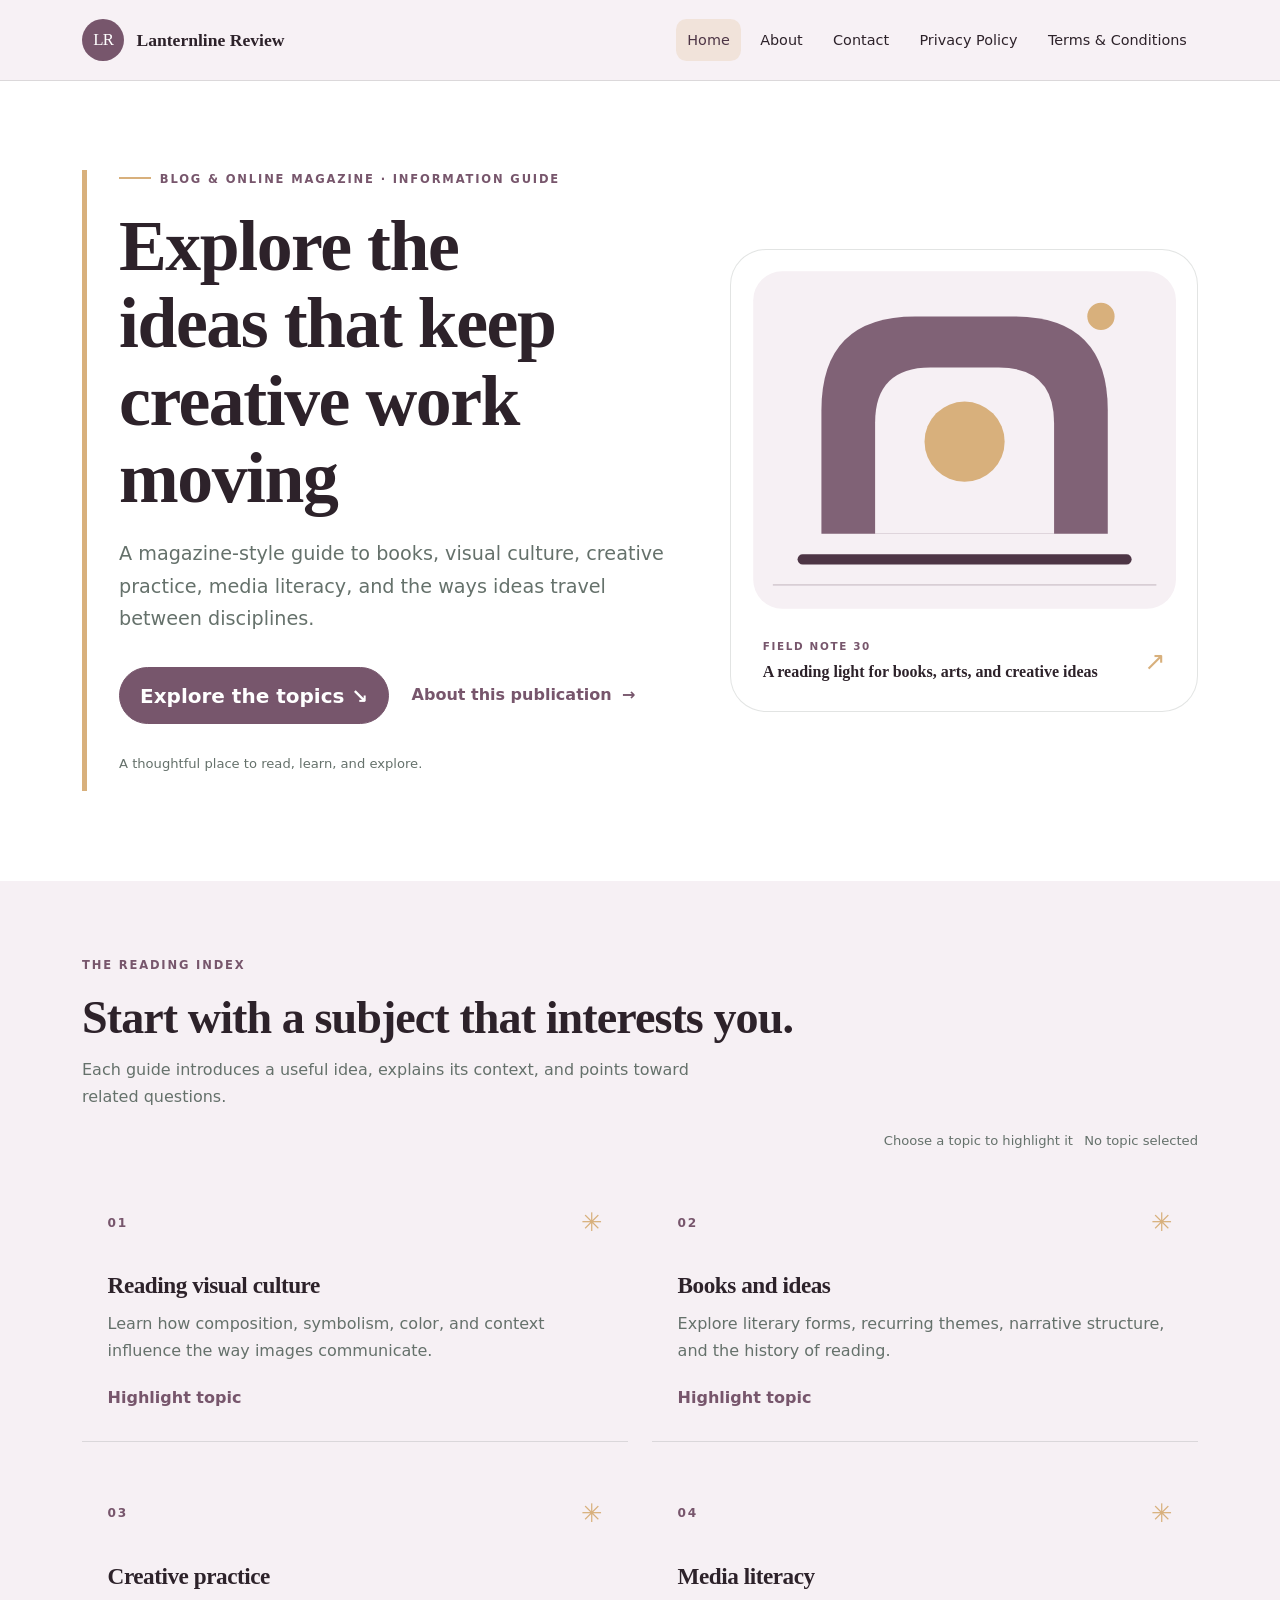
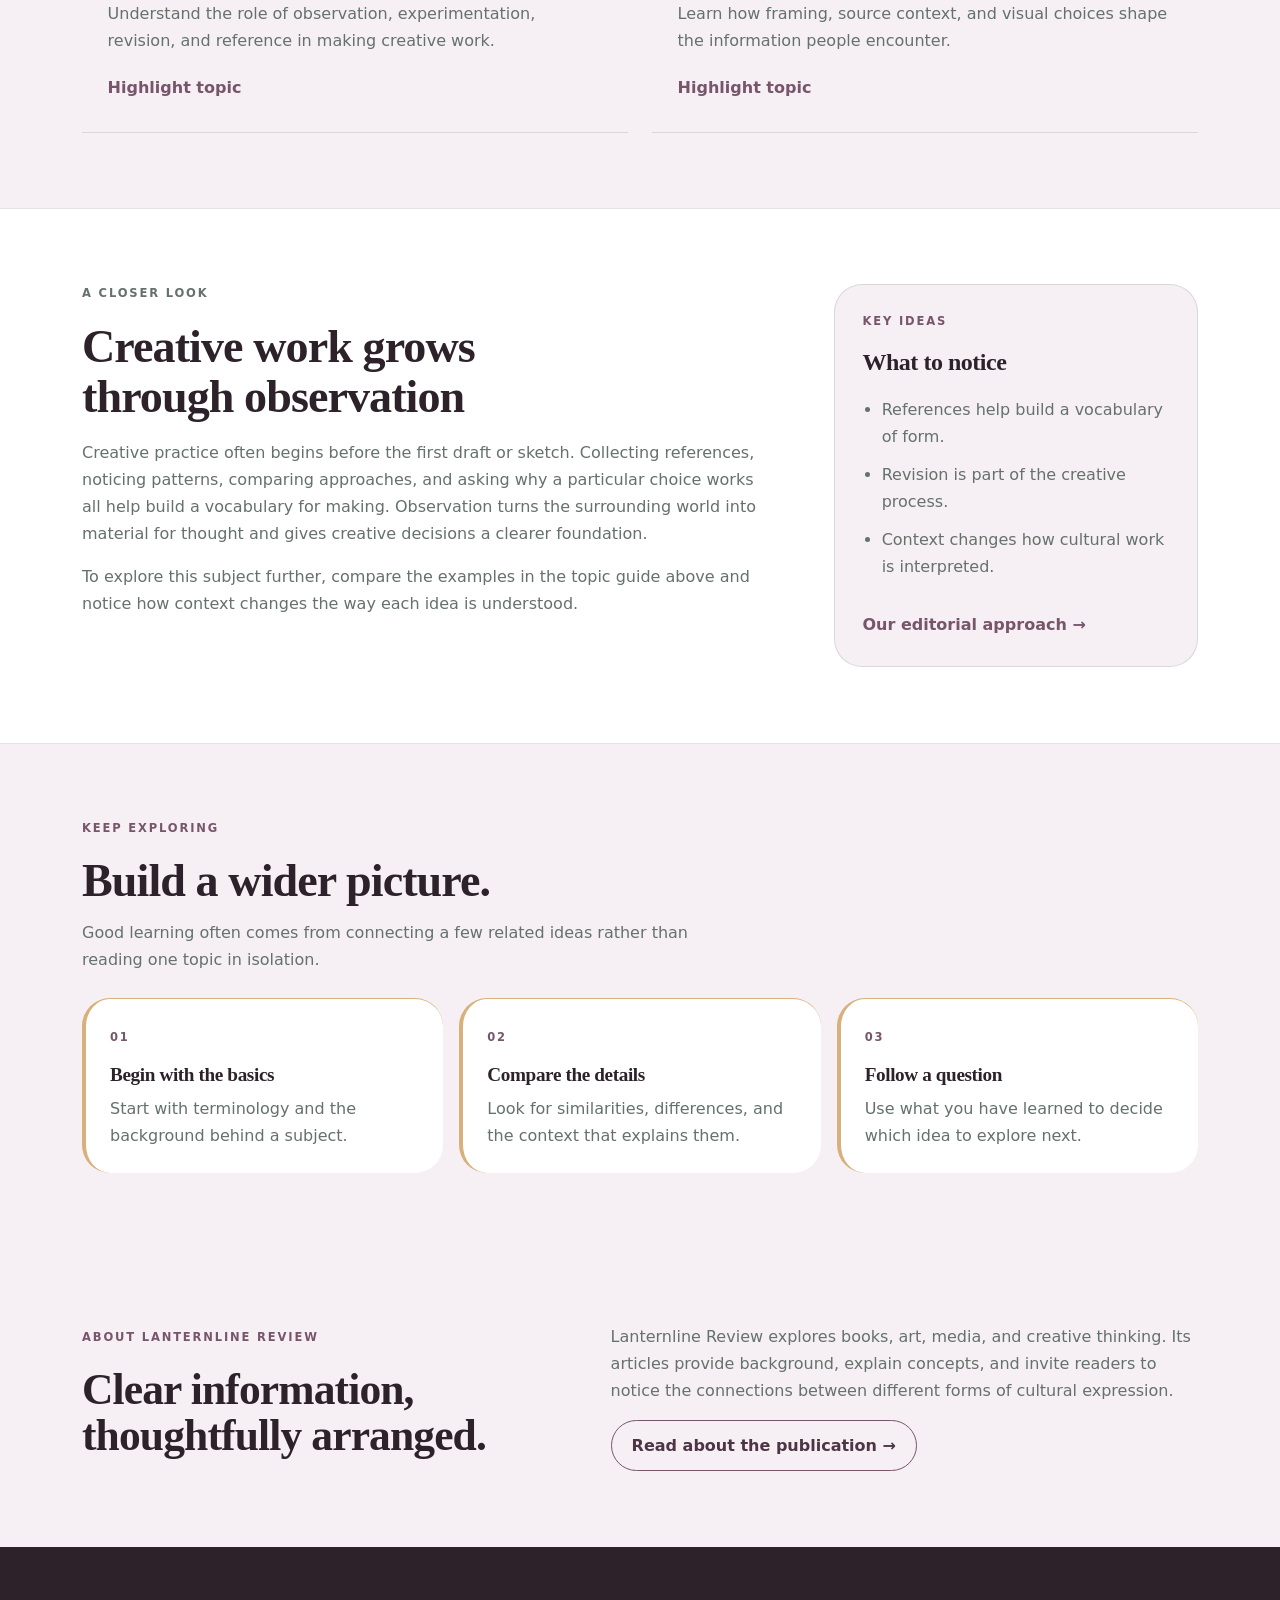
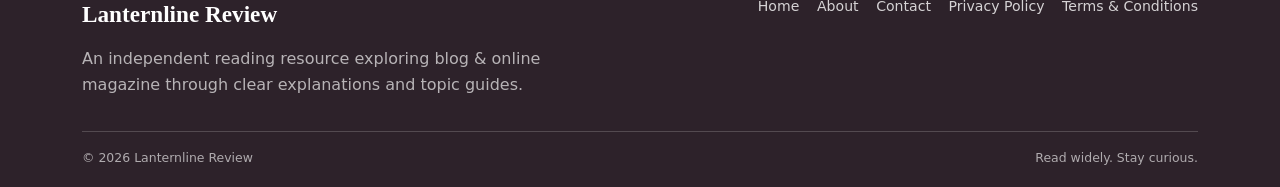
<file: index.html>
<!doctype html>
<html lang="en">
<head>
  <meta charset="utf-8">
  <meta name="viewport" content="width=device-width, initial-scale=1">
  <meta name="description" content="Lanternline Review is an informational publication about blog &amp; online magazine, with clear topic guides and educational articles.">
  <meta name="robots" content="index, follow">
  <meta name="theme-color" content="#77566C">
  <meta property="og:type" content="website">
  <meta property="og:title" content="Lanternline Review | A reading light for books, arts, and creative ideas">
  <meta property="og:description" content="Lanternline Review is an informational publication about blog &amp; online magazine, with clear topic guides and educational articles.">
  <meta property="og:site_name" content="Lanternline Review">
  <title>Lanternline Review | A reading light for books, arts, and creative ideas</title>
  <link href="https://cdn.jsdelivr.net/npm/bootstrap@5.3.3/dist/css/bootstrap.min.css" rel="stylesheet">
  <link href="css/style.css" rel="stylesheet">
  <script type="application/ld+json">{"@context":"https://schema.org","@type":"WebSite","name":"Lanternline Review","description":"Lanternline Review is an informational publication about blog & online magazine, with clear topic guides and educational articles.","inLanguage":"en","publisher":{"@type":"Organization","name":"Lanternline Review"}}</script>
</head>
<body class="layout-4 interaction-focus">
<a class="skip-link" href="#main-content">Skip to content</a>
<nav class="navbar navbar-expand-lg site-nav">
  <div class="container">
    <a class="navbar-brand brand-lockup" href="index.html">
      <span class="brand-symbol" aria-hidden="true">LR</span>
      <span class="brand-name">Lanternline Review</span>
    </a>
    <button class="navbar-toggler" type="button" data-bs-toggle="collapse" data-bs-target="#siteNav"
      aria-controls="siteNav" aria-expanded="false" aria-label="Toggle navigation">
      <span class="navbar-toggler-icon"></span>
    </button>
    <div class="collapse navbar-collapse" id="siteNav">
      <ul class="navbar-nav ms-auto align-items-lg-center gap-lg-2">
            <li class="nav-item"><a class="nav-link active" href="index.html" aria-current="page">Home</a></li>
            <li class="nav-item"><a class="nav-link" href="about.html">About</a></li>
            <li class="nav-item"><a class="nav-link" href="contact.html">Contact</a></li>
            <li class="nav-item"><a class="nav-link" href="privacy-policy.html">Privacy Policy</a></li>
            <li class="nav-item"><a class="nav-link" href="terms-and-conditions.html">Terms & Conditions</a></li>
      </ul>
    </div>
  </div>
</nav>
<main id="main-content">
<section class="hero hero-4">
  <div class="container hero-inner">
    <div class="hero-copy">
      <p class="eyebrow"><span class="eyebrow-rule"></span>Blog &amp; Online Magazine · INFORMATION GUIDE</p>
      <h1>Explore the ideas that keep creative work moving</h1>
      <p class="hero-lead">A magazine-style guide to books, visual culture, creative practice, media literacy, and the ways ideas travel between disciplines.</p>
      <div class="hero-actions">
        <a class="btn btn-primary btn-lg" href="#topics">Explore the topics <span aria-hidden="true">↘</span></a>
        <a class="text-link" href="about.html">About this publication <span aria-hidden="true">→</span></a>
      </div>
      <p class="hero-footnote">A thoughtful place to read, learn, and explore.</p>
    </div>
    <div class="hero-art-wrap">
      <div class="hero-art">
        <svg viewBox="0 0 520 420" role="img" aria-label="Blog &amp; Online Magazine abstract editorial illustration" xmlns="http://www.w3.org/2000/svg">
      <rect x="12" y="12" width="496" height="396" rx="34" fill="#F6F0F4"/>
      
          <path d="M92 320 V175 Q92 65 202 65 H318 Q428 65 428 175 V320Z" fill="#77566C" opacity=".92"/>
          <path d="M155 320 V190 Q155 125 220 125 H300 Q365 125 365 190 V320Z" fill="#F6F0F4"/>
          <circle cx="260" cy="212" r="47" fill="#D8B07C"/>
          <path d="M70 350 H450" stroke="#4D3545" stroke-width="12" stroke-linecap="round"/>
          <circle cx="420" cy="65" r="16" fill="#D8B07C"/>
        
      <path d="M35 380 H485" stroke="#4D3545" stroke-opacity=".18" stroke-width="2"/>
    </svg>
        <div class="art-caption">
          <span class="art-caption-kicker">FIELD NOTE 30</span>
          <strong>A reading light for books, arts, and creative ideas</strong>
          <span class="art-caption-arrow" aria-hidden="true">↗</span>
        </div>
      </div>
      <div class="art-orbit" aria-hidden="true"></div>
    </div>
  </div>
</section>
<section class="section-block topics-section" id="topics">
  <div class="container">
    <div class="section-heading">
      <p class="eyebrow">THE READING INDEX</p>
      <h2>Start with a subject that interests you.</h2>
      <p>Each guide introduces a useful idea, explains its context, and points toward related questions.</p>
    </div>
    <div class="reader-tools">
  <span class="tool-hint">Choose a topic to highlight it</span>
  <span class="tool-status" data-focus-status aria-live="polite">No topic selected</span>
</div>
    <div class="row g-4 topic-grid">
      <div class="col-md-6">
        <article class="topic-card h-100" id="topic-01" data-topic-card>
          <div class="topic-card-top"><span class="topic-number">01</span><span class="topic-mark" aria-hidden="true">✳</span></div>
          <h3>Reading visual culture</h3>
          <p>Learn how composition, symbolism, color, and context influence the way images communicate.</p>
          <button class="topic-focus" type="button" data-focus-topic aria-pressed="false">Highlight topic</button>
        </article>
      </div>
      <div class="col-md-6">
        <article class="topic-card h-100" id="topic-02" data-topic-card>
          <div class="topic-card-top"><span class="topic-number">02</span><span class="topic-mark" aria-hidden="true">✳</span></div>
          <h3>Books and ideas</h3>
          <p>Explore literary forms, recurring themes, narrative structure, and the history of reading.</p>
          <button class="topic-focus" type="button" data-focus-topic aria-pressed="false">Highlight topic</button>
        </article>
      </div>
      <div class="col-md-6">
        <article class="topic-card h-100" id="topic-03" data-topic-card>
          <div class="topic-card-top"><span class="topic-number">03</span><span class="topic-mark" aria-hidden="true">✳</span></div>
          <h3>Creative practice</h3>
          <p>Understand the role of observation, experimentation, revision, and reference in making creative work.</p>
          <button class="topic-focus" type="button" data-focus-topic aria-pressed="false">Highlight topic</button>
        </article>
      </div>
      <div class="col-md-6">
        <article class="topic-card h-100" id="topic-04" data-topic-card>
          <div class="topic-card-top"><span class="topic-number">04</span><span class="topic-mark" aria-hidden="true">✳</span></div>
          <h3>Media literacy</h3>
          <p>Learn how framing, source context, and visual choices shape the information people encounter.</p>
          <button class="topic-focus" type="button" data-focus-topic aria-pressed="false">Highlight topic</button>
        </article>
      </div>
    </div>
  </div>
</section>
<section class="feature-section">
  <div class="container">
    <div class="feature-layout">
      <article class="feature-article reading-copy">
        <p class="eyebrow">A CLOSER LOOK</p>
        <h2>Creative work grows through observation</h2>
        <p>Creative practice often begins before the first draft or sketch. Collecting references, noticing patterns, comparing approaches, and asking why a particular choice works all help build a vocabulary for making. Observation turns the surrounding world into material for thought and gives creative decisions a clearer foundation.</p>
<p>To explore this subject further, compare the examples in the topic guide above and notice how context changes the way each idea is understood.</p>
      </article>
      <aside class="takeaway-panel">
        <p class="eyebrow">KEY IDEAS</p>
        <h3>What to notice</h3>
        <ul>
<li>References help build a vocabulary of form.</li>
<li>Revision is part of the creative process.</li>
<li>Context changes how cultural work is interpreted.</li>
        </ul>
        <a href="about.html" class="panel-link">Our editorial approach <span aria-hidden="true">→</span></a>
      </aside>
    </div>
  </div>
</section>
<section class="section-block reading-path-section">
  <div class="container">
    <div class="section-heading compact-heading">
      <p class="eyebrow">KEEP EXPLORING</p>
      <h2>Build a wider picture.</h2>
      <p>Good learning often comes from connecting a few related ideas rather than reading one topic in isolation.</p>
    </div>
    <div class="row g-3">
      <div class="col-md-4"><div class="path-card"><span>01</span><h3>Begin with the basics</h3><p>Start with terminology and the background behind a subject.</p></div></div>
      <div class="col-md-4"><div class="path-card"><span>02</span><h3>Compare the details</h3><p>Look for similarities, differences, and the context that explains them.</p></div></div>
      <div class="col-md-4"><div class="path-card"><span>03</span><h3>Follow a question</h3><p>Use what you have learned to decide which idea to explore next.</p></div></div>
    </div>
  </div>
</section>
<section class="about-strip">
  <div class="container about-strip-inner">
    <div><p class="eyebrow">ABOUT LANTERNLINE REVIEW</p><h2>Clear information, thoughtfully arranged.</h2></div>
    <div><p>Lanternline Review explores books, art, media, and creative thinking. Its articles provide background, explain concepts, and invite readers to notice the connections between different forms of cultural expression.</p><a class="btn btn-outline-primary" href="about.html">Read about the publication <span aria-hidden="true">→</span></a></div>
  </div>
</section>
</main>
<footer class="site-footer">
  <div class="container">
    <div class="footer-main row g-4 align-items-start">
      <div class="col-lg-6">
        <a class="footer-brand" href="index.html">Lanternline Review</a>
        <p class="footer-copy">An independent reading resource exploring blog &amp; online magazine through clear explanations and topic guides.</p>
      </div>
      <div class="col-lg-6">
        <nav class="footer-nav" aria-label="Footer navigation">
          <a href="index.html">Home</a>
          <a href="about.html">About</a>
          <a href="contact.html">Contact</a>
          <a href="privacy-policy.html">Privacy Policy</a>
          <a href="terms-and-conditions.html">Terms &amp; Conditions</a>
        </nav>
      </div>
    </div>
    <div class="footer-bottom">
      <span>© <span data-current-year>2026</span> Lanternline Review</span>
      <span>Read widely. Stay curious.</span>
    </div>
  </div>
</footer>
<script src="https://cdn.jsdelivr.net/npm/bootstrap@5.3.3/dist/js/bootstrap.bundle.min.js"></script>
<script src="js/main.js"></script>
<!--Start of Tawk.to Script-->
<script type="text/javascript">
var Tawk_API=Tawk_API||{}, Tawk_LoadStart=new Date();
(function(){
var s1=document.createElement("script"),s0=document.getElementsByTagName("script")[0];
s1.async=true;
s1.src='https://embed.tawk.to/6ae2d5bf3446cf346fe17b5f/1k6315t57';
s1.charset='UTF-8';
s1.setAttribute('crossorigin','*');
s0.parentNode.insertBefore(s1,s0);
})();
</script>
<!--End of Tawk.to Script-->
  </body>
</html>
</file>
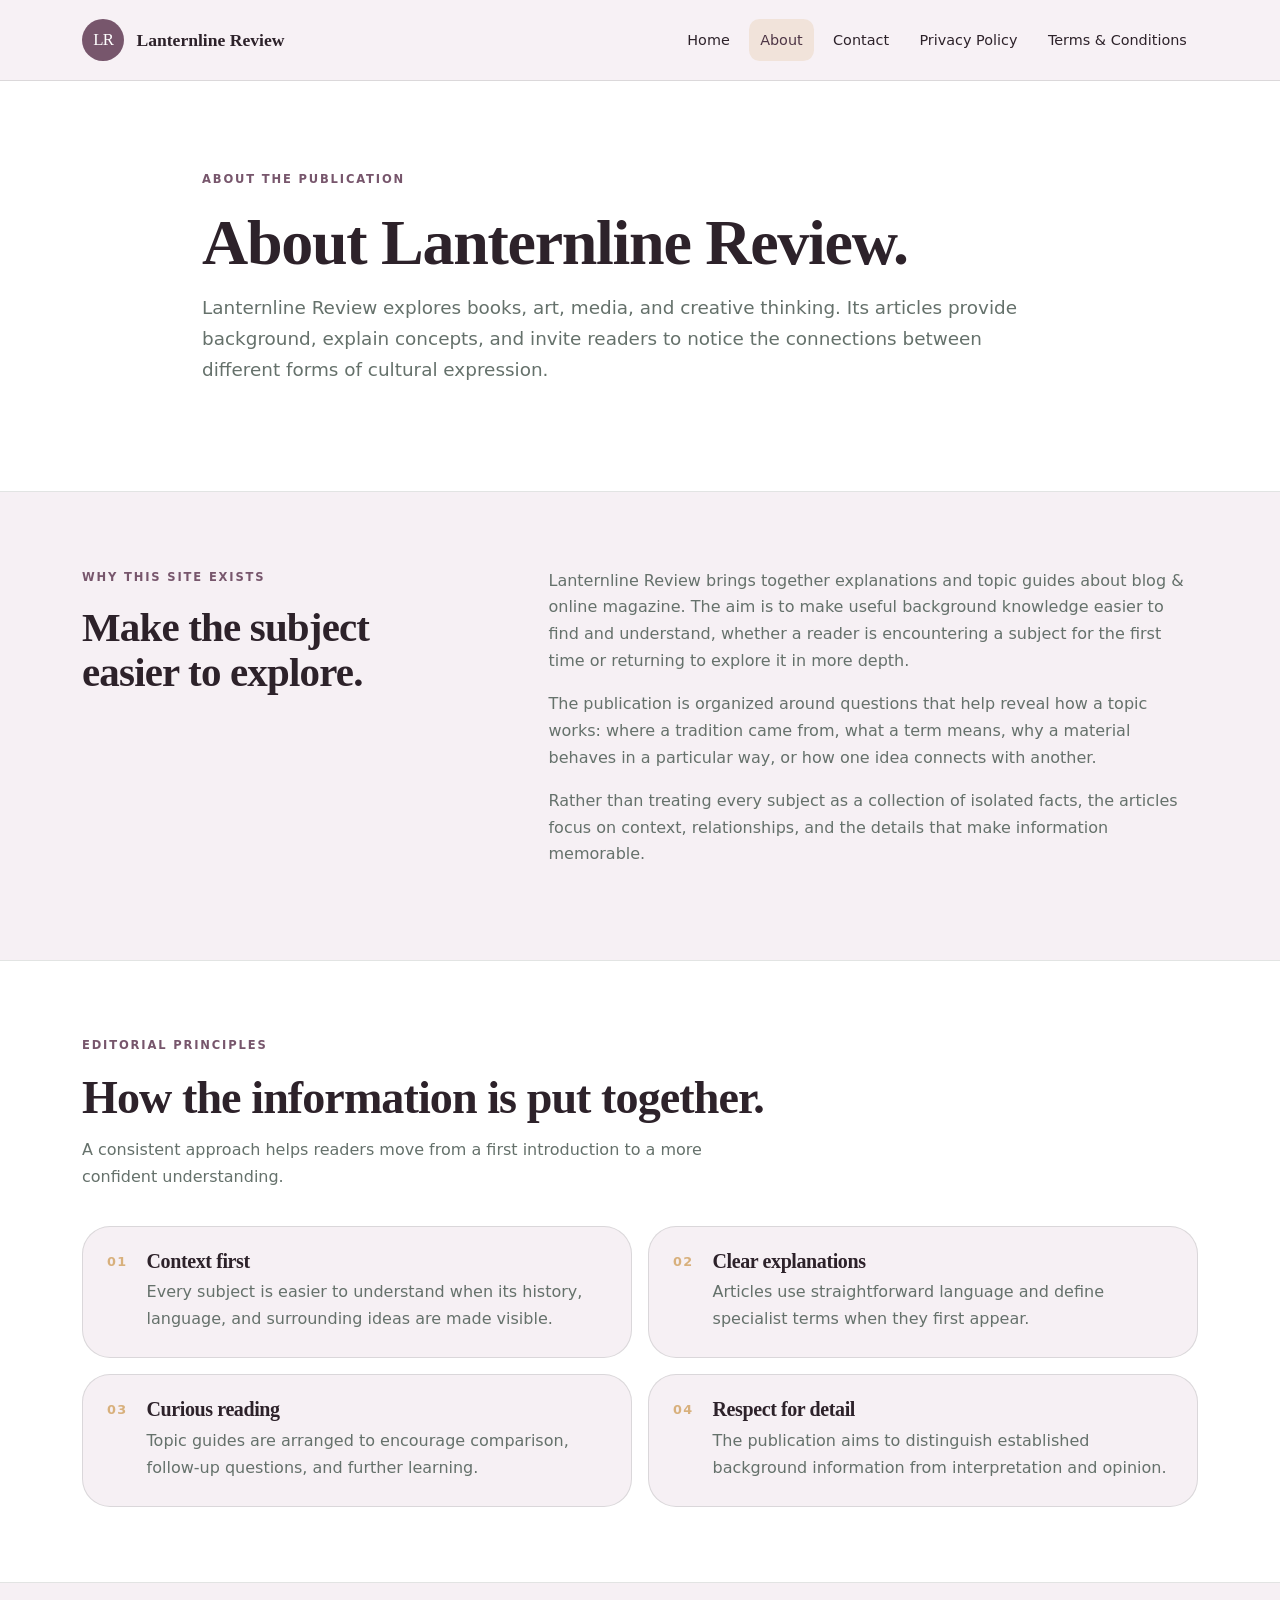
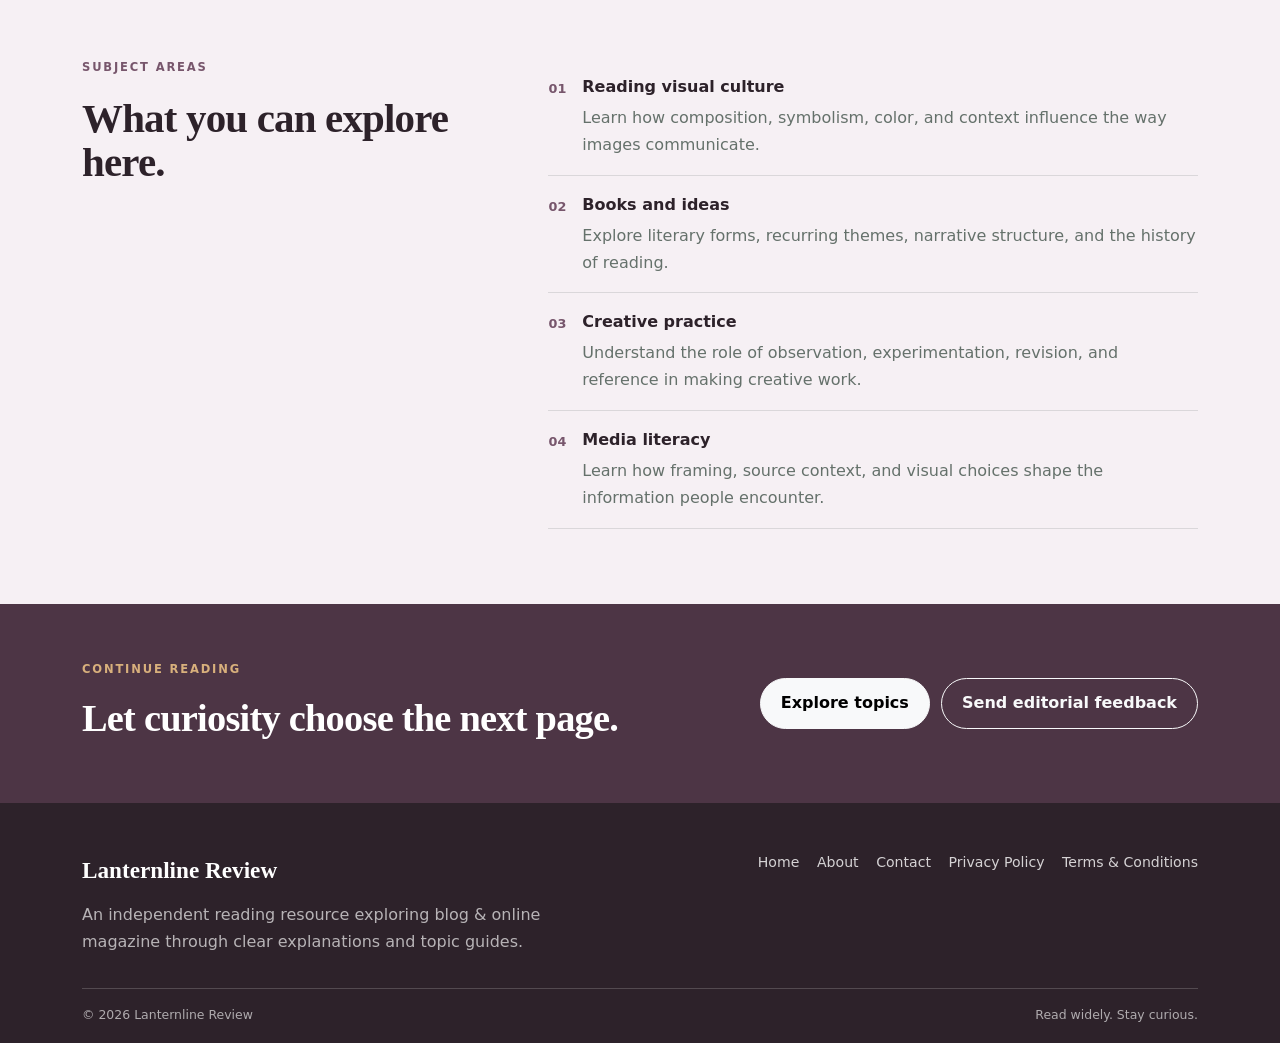
<file: about.html>
<!doctype html>
<html lang="en">
<head>
  <meta charset="utf-8">
  <meta name="viewport" content="width=device-width, initial-scale=1">
  <meta name="description" content="Learn about Lanternline Review, its editorial purpose, and the topics it explores in blog &amp; online magazine.">
  <meta name="robots" content="index, follow">
  <meta name="theme-color" content="#77566C">
  <meta property="og:type" content="website">
  <meta property="og:title" content="About Lanternline Review | Our Editorial Purpose">
  <meta property="og:description" content="Learn about Lanternline Review, its editorial purpose, and the topics it explores in blog &amp; online magazine.">
  <meta property="og:site_name" content="Lanternline Review">
  <title>About Lanternline Review | Our Editorial Purpose</title>
  <link href="https://cdn.jsdelivr.net/npm/bootstrap@5.3.3/dist/css/bootstrap.min.css" rel="stylesheet">
  <link href="css/style.css" rel="stylesheet">
  <script type="application/ld+json">{"@context":"https://schema.org","@type":"AboutPage","name":"About | Lanternline Review","description":"Learn about Lanternline Review, its editorial purpose, and the topics it explores in blog & online magazine.","inLanguage":"en","publisher":{"@type":"Organization","name":"Lanternline Review"}}</script>
</head>
<body class="layout-4 interaction-focus">
<a class="skip-link" href="#main-content">Skip to content</a>
<nav class="navbar navbar-expand-lg site-nav">
  <div class="container">
    <a class="navbar-brand brand-lockup" href="index.html">
      <span class="brand-symbol" aria-hidden="true">LR</span>
      <span class="brand-name">Lanternline Review</span>
    </a>
    <button class="navbar-toggler" type="button" data-bs-toggle="collapse" data-bs-target="#siteNav"
      aria-controls="siteNav" aria-expanded="false" aria-label="Toggle navigation">
      <span class="navbar-toggler-icon"></span>
    </button>
    <div class="collapse navbar-collapse" id="siteNav">
      <ul class="navbar-nav ms-auto align-items-lg-center gap-lg-2">
            <li class="nav-item"><a class="nav-link" href="index.html">Home</a></li>
            <li class="nav-item"><a class="nav-link active" href="about.html" aria-current="page">About</a></li>
            <li class="nav-item"><a class="nav-link" href="contact.html">Contact</a></li>
            <li class="nav-item"><a class="nav-link" href="privacy-policy.html">Privacy Policy</a></li>
            <li class="nav-item"><a class="nav-link" href="terms-and-conditions.html">Terms & Conditions</a></li>
      </ul>
    </div>
  </div>
</nav>
<main id="main-content">
<section class="page-hero">
  <div class="container page-hero-inner">
    <p class="eyebrow">ABOUT THE PUBLICATION</p>
    <h1>About Lanternline Review.</h1>
    <p class="page-lead">Lanternline Review explores books, art, media, and creative thinking. Its articles provide background, explain concepts, and invite readers to notice the connections between different forms of cultural expression.</p>
  </div>
</section>
<section class="section-block">
  <div class="container">
    <div class="story-grid">
      <div class="story-heading"><p class="eyebrow">WHY THIS SITE EXISTS</p><h2>Make the subject easier to explore.</h2></div>
      <div class="story-copy reading-copy">
        <p>Lanternline Review brings together explanations and topic guides about blog &amp; online magazine. The aim is to make useful background knowledge easier to find and understand, whether a reader is encountering a subject for the first time or returning to explore it in more depth.</p>
        <p>The publication is organized around questions that help reveal how a topic works: where a tradition came from, what a term means, why a material behaves in a particular way, or how one idea connects with another.</p>
        <p>Rather than treating every subject as a collection of isolated facts, the articles focus on context, relationships, and the details that make information memorable.</p>
      </div>
    </div>
  </div>
</section>
<section class="principles-section">
  <div class="container">
    <div class="section-heading">
      <p class="eyebrow">EDITORIAL PRINCIPLES</p>
      <h2>How the information is put together.</h2>
      <p>A consistent approach helps readers move from a first introduction to a more confident understanding.</p>
    </div>
    <div class="row g-3">
<div class="col-md-6"><article class="principle-card"><span class="principle-index">01</span><div><h3>Context first</h3><p>Every subject is easier to understand when its history, language, and surrounding ideas are made visible.</p></div></article></div>
<div class="col-md-6"><article class="principle-card"><span class="principle-index">02</span><div><h3>Clear explanations</h3><p>Articles use straightforward language and define specialist terms when they first appear.</p></div></article></div>
<div class="col-md-6"><article class="principle-card"><span class="principle-index">03</span><div><h3>Curious reading</h3><p>Topic guides are arranged to encourage comparison, follow-up questions, and further learning.</p></div></article></div>
<div class="col-md-6"><article class="principle-card"><span class="principle-index">04</span><div><h3>Respect for detail</h3><p>The publication aims to distinguish established background information from interpretation and opinion.</p></div></article></div>
    </div>
  </div>
</section>
<section class="section-block topics-list-section">
  <div class="container">
    <div class="story-grid">
      <div class="story-heading"><p class="eyebrow">SUBJECT AREAS</p><h2>What you can explore here.</h2></div>
      <div><ol class="about-topic-list">
<li><span>01</span><div><strong>Reading visual culture</strong><p>Learn how composition, symbolism, color, and context influence the way images communicate.</p></div></li>
<li><span>02</span><div><strong>Books and ideas</strong><p>Explore literary forms, recurring themes, narrative structure, and the history of reading.</p></div></li>
<li><span>03</span><div><strong>Creative practice</strong><p>Understand the role of observation, experimentation, revision, and reference in making creative work.</p></div></li>
<li><span>04</span><div><strong>Media literacy</strong><p>Learn how framing, source context, and visual choices shape the information people encounter.</p></div></li>
      </ol></div>
    </div>
  </div>
</section>
<section class="closing-band">
  <div class="container closing-band-inner">
    <div><p class="eyebrow">CONTINUE READING</p><h2>Let curiosity choose the next page.</h2></div>
    <div class="closing-actions"><a class="btn btn-light" href="index.html#topics">Explore topics</a><a class="btn btn-outline-light" href="contact.html">Send editorial feedback</a></div>
  </div>
</section>
</main>
<footer class="site-footer">
  <div class="container">
    <div class="footer-main row g-4 align-items-start">
      <div class="col-lg-6">
        <a class="footer-brand" href="index.html">Lanternline Review</a>
        <p class="footer-copy">An independent reading resource exploring blog &amp; online magazine through clear explanations and topic guides.</p>
      </div>
      <div class="col-lg-6">
        <nav class="footer-nav" aria-label="Footer navigation">
          <a href="index.html">Home</a>
          <a href="about.html">About</a>
          <a href="contact.html">Contact</a>
          <a href="privacy-policy.html">Privacy Policy</a>
          <a href="terms-and-conditions.html">Terms &amp; Conditions</a>
        </nav>
      </div>
    </div>
    <div class="footer-bottom">
      <span>© <span data-current-year>2026</span> Lanternline Review</span>
      <span>Read widely. Stay curious.</span>
    </div>
  </div>
</footer>
<script src="https://cdn.jsdelivr.net/npm/bootstrap@5.3.3/dist/js/bootstrap.bundle.min.js"></script>
<script src="js/main.js"></script>
</body>
</html>
</file>
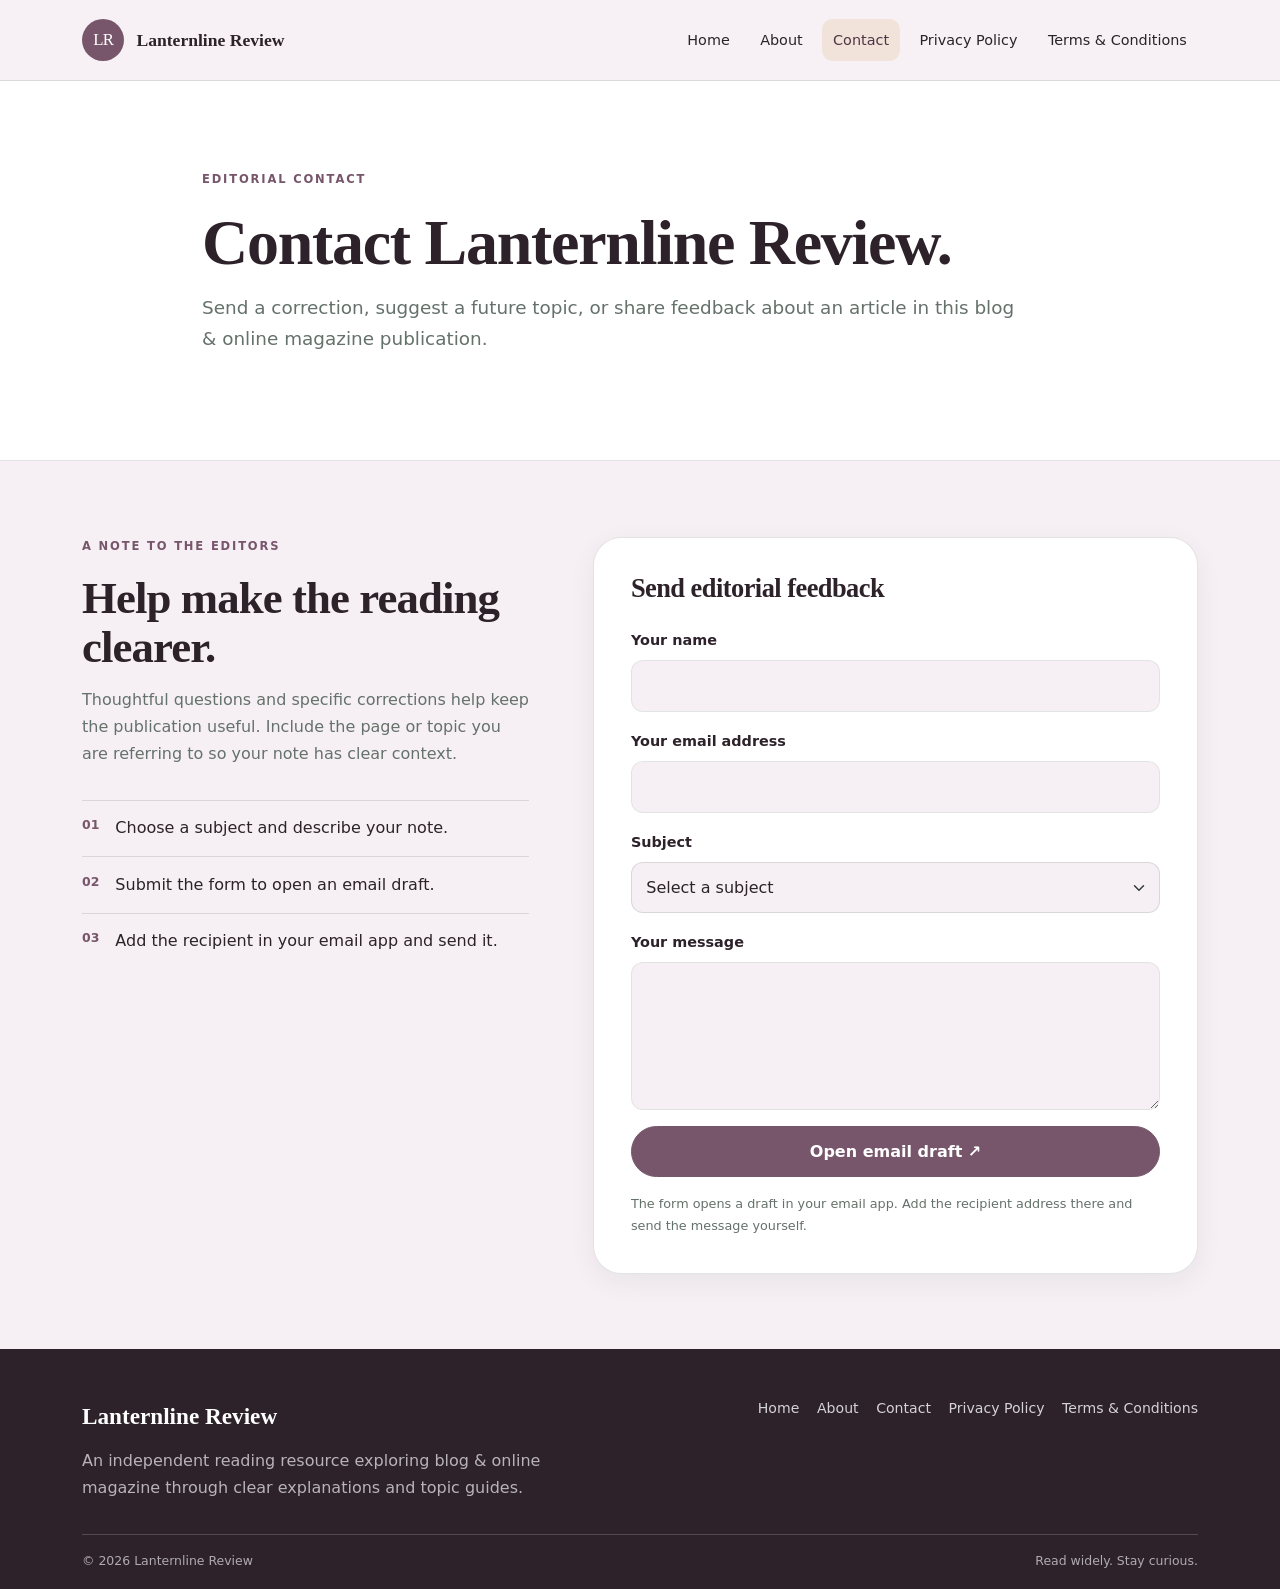
<file: contact.html>
<!doctype html>
<html lang="en">
<head>
  <meta charset="utf-8">
  <meta name="viewport" content="width=device-width, initial-scale=1">
  <meta name="description" content="Contact Lanternline Review with editorial feedback, article corrections, and topic suggestions.">
  <meta name="robots" content="index, follow">
  <meta name="theme-color" content="#77566C">
  <meta property="og:type" content="website">
  <meta property="og:title" content="Contact Lanternline Review | Editorial Feedback">
  <meta property="og:description" content="Contact Lanternline Review with editorial feedback, article corrections, and topic suggestions.">
  <meta property="og:site_name" content="Lanternline Review">
  <title>Contact Lanternline Review | Editorial Feedback</title>
  <link href="https://cdn.jsdelivr.net/npm/bootstrap@5.3.3/dist/css/bootstrap.min.css" rel="stylesheet">
  <link href="css/style.css" rel="stylesheet">
  <script type="application/ld+json">{"@context":"https://schema.org","@type":"ContactPage","name":"Contact | Lanternline Review","description":"Contact Lanternline Review with editorial feedback, article corrections, and topic suggestions.","inLanguage":"en","publisher":{"@type":"Organization","name":"Lanternline Review"}}</script>
</head>
<body class="layout-4 interaction-focus">
<a class="skip-link" href="#main-content">Skip to content</a>
<nav class="navbar navbar-expand-lg site-nav">
  <div class="container">
    <a class="navbar-brand brand-lockup" href="index.html">
      <span class="brand-symbol" aria-hidden="true">LR</span>
      <span class="brand-name">Lanternline Review</span>
    </a>
    <button class="navbar-toggler" type="button" data-bs-toggle="collapse" data-bs-target="#siteNav"
      aria-controls="siteNav" aria-expanded="false" aria-label="Toggle navigation">
      <span class="navbar-toggler-icon"></span>
    </button>
    <div class="collapse navbar-collapse" id="siteNav">
      <ul class="navbar-nav ms-auto align-items-lg-center gap-lg-2">
            <li class="nav-item"><a class="nav-link" href="index.html">Home</a></li>
            <li class="nav-item"><a class="nav-link" href="about.html">About</a></li>
            <li class="nav-item"><a class="nav-link active" href="contact.html" aria-current="page">Contact</a></li>
            <li class="nav-item"><a class="nav-link" href="privacy-policy.html">Privacy Policy</a></li>
            <li class="nav-item"><a class="nav-link" href="terms-and-conditions.html">Terms & Conditions</a></li>
      </ul>
    </div>
  </div>
</nav>
<main id="main-content">
<section class="page-hero">
  <div class="container page-hero-inner">
    <p class="eyebrow">EDITORIAL CONTACT</p>
    <h1>Contact Lanternline Review.</h1>
    <p class="page-lead">Send a correction, suggest a future topic, or share feedback about an article in this blog &amp; online magazine publication.</p>
  </div>
</section>
<section class="section-block contact-section">
  <div class="container">
    <div class="contact-layout">
      <div class="contact-intro">
        <p class="eyebrow">A NOTE TO THE EDITORS</p>
        <h2>Help make the reading clearer.</h2>
        <p>Thoughtful questions and specific corrections help keep the publication useful. Include the page or topic you are referring to so your note has clear context.</p>
        <div class="contact-steps">
          <div><span>01</span><p>Choose a subject and describe your note.</p></div>
          <div><span>02</span><p>Submit the form to open an email draft.</p></div>
          <div><span>03</span><p>Add the recipient in your email app and send it.</p></div>
        </div>
      </div>
      <div class="form-card">
        <h2>Send editorial feedback</h2>
        <form id="editorialForm" novalidate>
          <div class="mb-3">
            <label class="form-label" for="contactName">Your name</label>
            <input class="form-control" id="contactName" name="name" type="text" autocomplete="name" required minlength="2">
            <div class="invalid-feedback">Enter at least two characters.</div>
          </div>
          <div class="mb-3">
            <label class="form-label" for="contactEmail">Your email address</label>
            <input class="form-control" id="contactEmail" name="email" type="email" autocomplete="email" required>
            <div class="invalid-feedback">Enter a valid email address.</div>
          </div>
          <div class="mb-3">
            <label class="form-label" for="contactSubject">Subject</label>
            <select class="form-select" id="contactSubject" name="subject" required>
              <option value="" selected disabled>Select a subject</option>
              <option>Content correction</option>
              <option>Topic suggestion</option>
              <option>Question about an article</option>
              <option>General editorial feedback</option>
            </select>
            <div class="invalid-feedback">Choose a subject.</div>
          </div>
          <div class="mb-3">
            <label class="form-label" for="contactMessage">Your message</label>
            <textarea class="form-control" id="contactMessage" name="message" rows="5" required minlength="10"></textarea>
            <div class="invalid-feedback">Add a little more detail to your message.</div>
          </div>
          <button class="btn btn-primary w-100" type="submit">Open email draft <span aria-hidden="true">↗</span></button>
          <p class="form-helper" id="formStatus" aria-live="polite">The form opens a draft in your email app. Add the recipient address there and send the message yourself.</p>
        </form>
      </div>
    </div>
  </div>
</section>
</main>
<footer class="site-footer">
  <div class="container">
    <div class="footer-main row g-4 align-items-start">
      <div class="col-lg-6">
        <a class="footer-brand" href="index.html">Lanternline Review</a>
        <p class="footer-copy">An independent reading resource exploring blog &amp; online magazine through clear explanations and topic guides.</p>
      </div>
      <div class="col-lg-6">
        <nav class="footer-nav" aria-label="Footer navigation">
          <a href="index.html">Home</a>
          <a href="about.html">About</a>
          <a href="contact.html">Contact</a>
          <a href="privacy-policy.html">Privacy Policy</a>
          <a href="terms-and-conditions.html">Terms &amp; Conditions</a>
        </nav>
      </div>
    </div>
    <div class="footer-bottom">
      <span>© <span data-current-year>2026</span> Lanternline Review</span>
      <span>Read widely. Stay curious.</span>
    </div>
  </div>
</footer>
<script src="https://cdn.jsdelivr.net/npm/bootstrap@5.3.3/dist/js/bootstrap.bundle.min.js"></script>
<script src="js/main.js"></script>
</body>
</html>
</file>
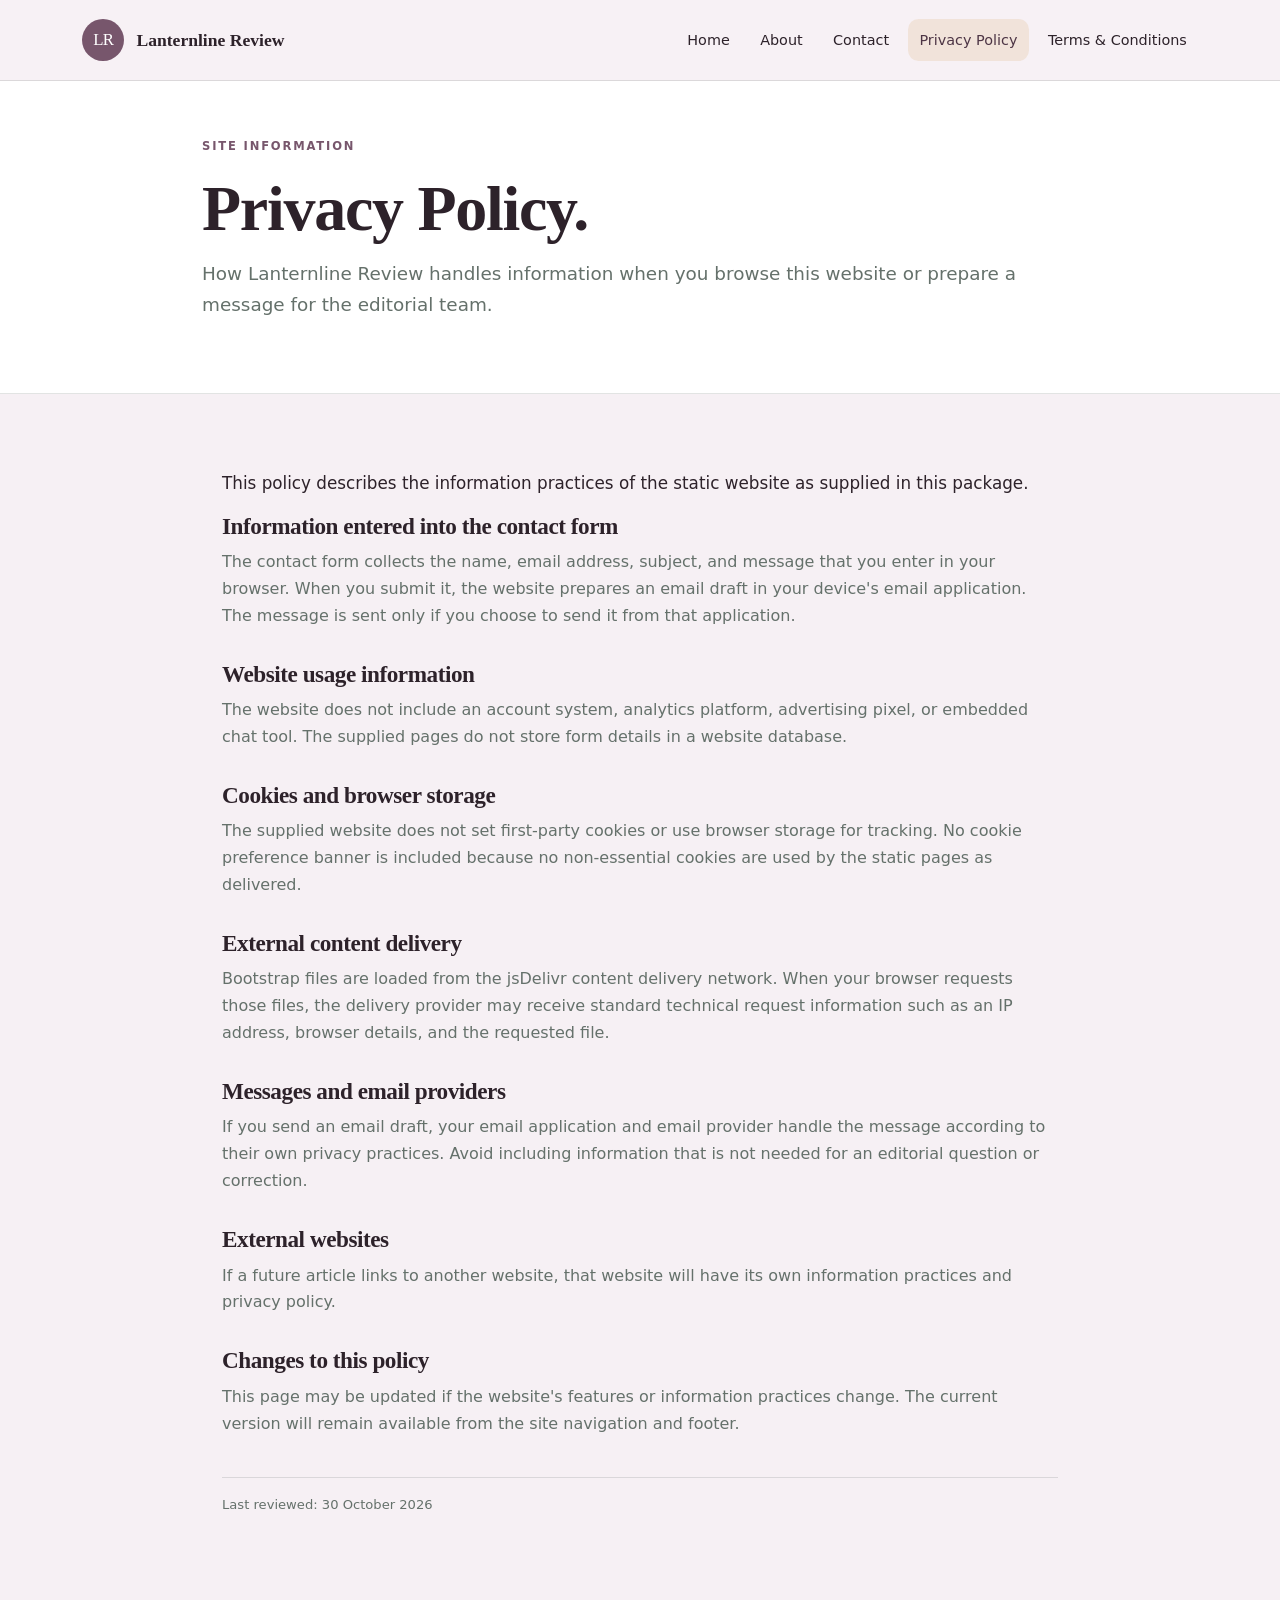
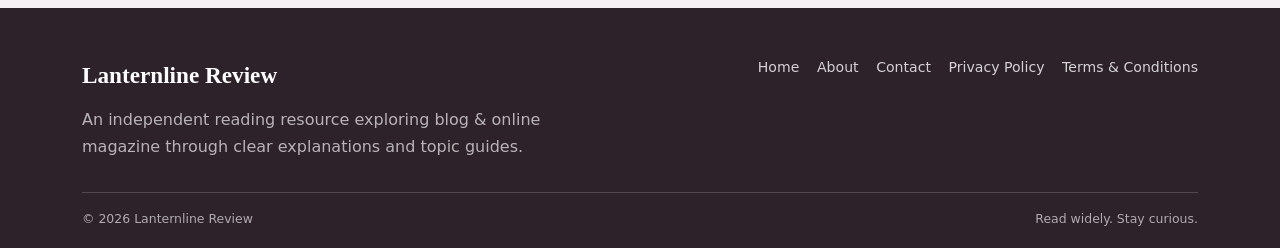
<file: privacy-policy.html>
<!doctype html>
<html lang="en">
<head>
  <meta charset="utf-8">
  <meta name="viewport" content="width=device-width, initial-scale=1">
  <meta name="description" content="Read the privacy policy for Lanternline Review and learn how this informational website handles contact-form information.">
  <meta name="robots" content="index, follow">
  <meta name="theme-color" content="#77566C">
  <meta property="og:type" content="website">
  <meta property="og:title" content="Privacy Policy | Lanternline Review">
  <meta property="og:description" content="Read the privacy policy for Lanternline Review and learn how this informational website handles contact-form information.">
  <meta property="og:site_name" content="Lanternline Review">
  <title>Privacy Policy | Lanternline Review</title>
  <link href="https://cdn.jsdelivr.net/npm/bootstrap@5.3.3/dist/css/bootstrap.min.css" rel="stylesheet">
  <link href="css/style.css" rel="stylesheet">
  <script type="application/ld+json">{"@context":"https://schema.org","@type":"WebPage","name":"Privacy Policy | Lanternline Review","description":"Read the privacy policy for Lanternline Review and learn how this informational website handles contact-form information.","inLanguage":"en","publisher":{"@type":"Organization","name":"Lanternline Review"}}</script>
</head>
<body class="layout-4 interaction-focus">
<a class="skip-link" href="#main-content">Skip to content</a>
<nav class="navbar navbar-expand-lg site-nav">
  <div class="container">
    <a class="navbar-brand brand-lockup" href="index.html">
      <span class="brand-symbol" aria-hidden="true">LR</span>
      <span class="brand-name">Lanternline Review</span>
    </a>
    <button class="navbar-toggler" type="button" data-bs-toggle="collapse" data-bs-target="#siteNav"
      aria-controls="siteNav" aria-expanded="false" aria-label="Toggle navigation">
      <span class="navbar-toggler-icon"></span>
    </button>
    <div class="collapse navbar-collapse" id="siteNav">
      <ul class="navbar-nav ms-auto align-items-lg-center gap-lg-2">
            <li class="nav-item"><a class="nav-link" href="index.html">Home</a></li>
            <li class="nav-item"><a class="nav-link" href="about.html">About</a></li>
            <li class="nav-item"><a class="nav-link" href="contact.html">Contact</a></li>
            <li class="nav-item"><a class="nav-link active" href="privacy-policy.html" aria-current="page">Privacy Policy</a></li>
            <li class="nav-item"><a class="nav-link" href="terms-and-conditions.html">Terms & Conditions</a></li>
      </ul>
    </div>
  </div>
</nav>
<main id="main-content">
<section class="page-hero compact-page-hero">
  <div class="container page-hero-inner">
    <p class="eyebrow">SITE INFORMATION</p>
    <h1>Privacy Policy.</h1>
    <p class="page-lead">How Lanternline Review handles information when you browse this website or prepare a message for the editorial team.</p>
  </div>
</section>
<section class="legal-section">
  <div class="container legal-container">
    <p class="legal-intro">This policy describes the information practices of the static website as supplied in this package.</p>
    <h2>Information entered into the contact form</h2>
    <p>The contact form collects the name, email address, subject, and message that you enter in your browser. When you submit it, the website prepares an email draft in your device's email application. The message is sent only if you choose to send it from that application.</p>
    <h2>Website usage information</h2>
    <p>The website does not include an account system, analytics platform, advertising pixel, or embedded chat tool. The supplied pages do not store form details in a website database.</p>
    <h2>Cookies and browser storage</h2>
    <p>The supplied website does not set first-party cookies or use browser storage for tracking. No cookie preference banner is included because no non-essential cookies are used by the static pages as delivered.</p>
    <h2>External content delivery</h2>
    <p>Bootstrap files are loaded from the jsDelivr content delivery network. When your browser requests those files, the delivery provider may receive standard technical request information such as an IP address, browser details, and the requested file.</p>
    <h2>Messages and email providers</h2>
    <p>If you send an email draft, your email application and email provider handle the message according to their own privacy practices. Avoid including information that is not needed for an editorial question or correction.</p>
    <h2>External websites</h2>
    <p>If a future article links to another website, that website will have its own information practices and privacy policy.</p>
    <h2>Changes to this policy</h2>
    <p>This page may be updated if the website's features or information practices change. The current version will remain available from the site navigation and footer.</p>
    <p class="legal-updated">Last reviewed: 30 October 2026</p>
  </div>
</section>
</main>
<footer class="site-footer">
  <div class="container">
    <div class="footer-main row g-4 align-items-start">
      <div class="col-lg-6">
        <a class="footer-brand" href="index.html">Lanternline Review</a>
        <p class="footer-copy">An independent reading resource exploring blog &amp; online magazine through clear explanations and topic guides.</p>
      </div>
      <div class="col-lg-6">
        <nav class="footer-nav" aria-label="Footer navigation">
          <a href="index.html">Home</a>
          <a href="about.html">About</a>
          <a href="contact.html">Contact</a>
          <a href="privacy-policy.html">Privacy Policy</a>
          <a href="terms-and-conditions.html">Terms &amp; Conditions</a>
        </nav>
      </div>
    </div>
    <div class="footer-bottom">
      <span>© <span data-current-year>2026</span> Lanternline Review</span>
      <span>Read widely. Stay curious.</span>
    </div>
  </div>
</footer>
<script src="https://cdn.jsdelivr.net/npm/bootstrap@5.3.3/dist/js/bootstrap.bundle.min.js"></script>
<script src="js/main.js"></script>
</body>
</html>
</file>
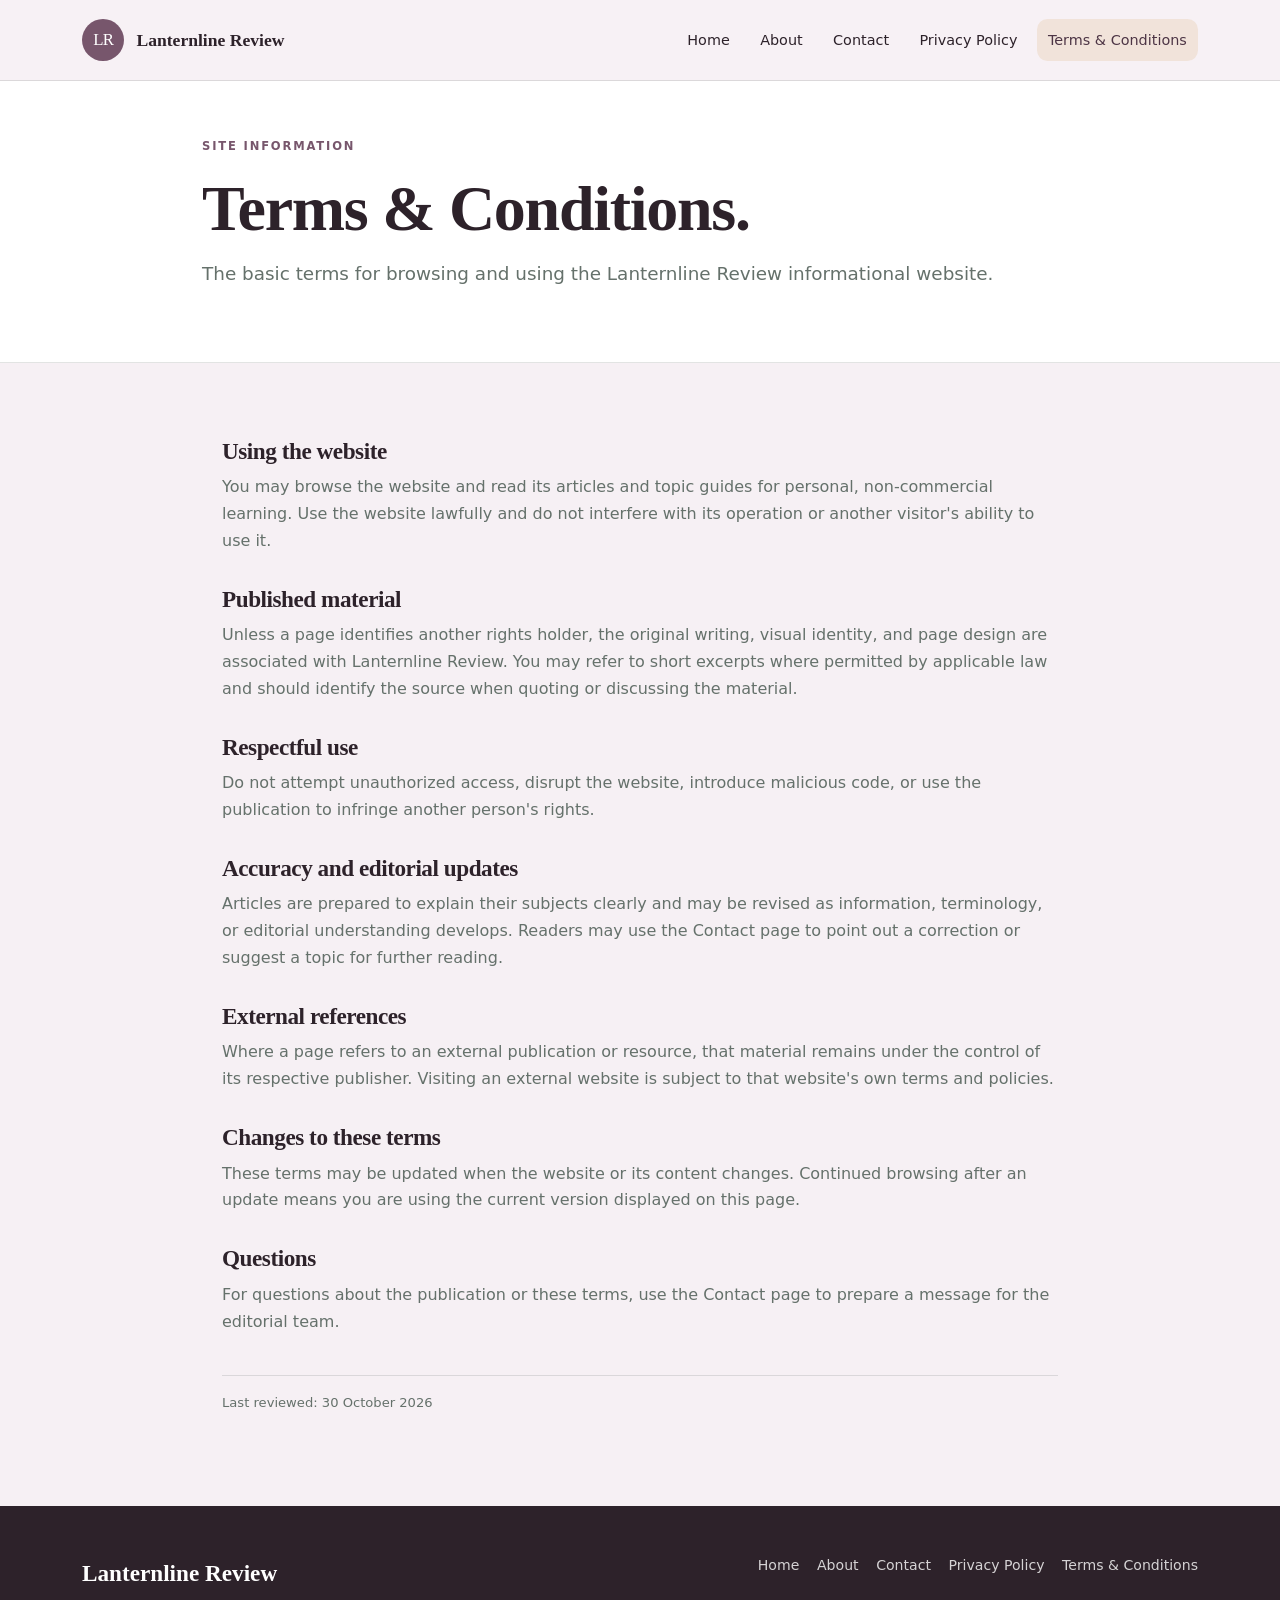
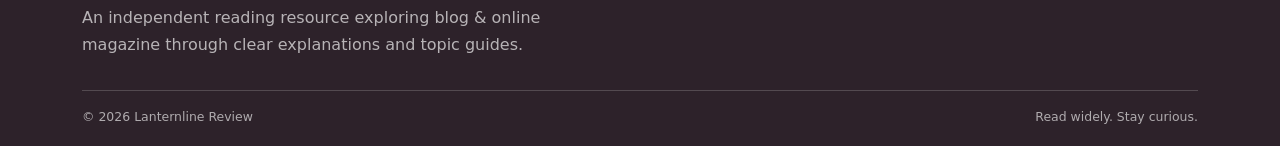
<file: terms-and-conditions.html>
<!doctype html>
<html lang="en">
<head>
  <meta charset="utf-8">
  <meta name="viewport" content="width=device-width, initial-scale=1">
  <meta name="description" content="Read the terms and conditions for browsing Lanternline Review, an informational website about blog &amp; online magazine.">
  <meta name="robots" content="index, follow">
  <meta name="theme-color" content="#77566C">
  <meta property="og:type" content="website">
  <meta property="og:title" content="Terms &amp; Conditions | Lanternline Review">
  <meta property="og:description" content="Read the terms and conditions for browsing Lanternline Review, an informational website about blog &amp; online magazine.">
  <meta property="og:site_name" content="Lanternline Review">
  <title>Terms &amp; Conditions | Lanternline Review</title>
  <link href="https://cdn.jsdelivr.net/npm/bootstrap@5.3.3/dist/css/bootstrap.min.css" rel="stylesheet">
  <link href="css/style.css" rel="stylesheet">
  <script type="application/ld+json">{"@context":"https://schema.org","@type":"WebPage","name":"Terms & Conditions | Lanternline Review","description":"Read the terms and conditions for browsing Lanternline Review, an informational website about blog & online magazine.","inLanguage":"en","publisher":{"@type":"Organization","name":"Lanternline Review"}}</script>
</head>
<body class="layout-4 interaction-focus">
<a class="skip-link" href="#main-content">Skip to content</a>
<nav class="navbar navbar-expand-lg site-nav">
  <div class="container">
    <a class="navbar-brand brand-lockup" href="index.html">
      <span class="brand-symbol" aria-hidden="true">LR</span>
      <span class="brand-name">Lanternline Review</span>
    </a>
    <button class="navbar-toggler" type="button" data-bs-toggle="collapse" data-bs-target="#siteNav"
      aria-controls="siteNav" aria-expanded="false" aria-label="Toggle navigation">
      <span class="navbar-toggler-icon"></span>
    </button>
    <div class="collapse navbar-collapse" id="siteNav">
      <ul class="navbar-nav ms-auto align-items-lg-center gap-lg-2">
            <li class="nav-item"><a class="nav-link" href="index.html">Home</a></li>
            <li class="nav-item"><a class="nav-link" href="about.html">About</a></li>
            <li class="nav-item"><a class="nav-link" href="contact.html">Contact</a></li>
            <li class="nav-item"><a class="nav-link" href="privacy-policy.html">Privacy Policy</a></li>
            <li class="nav-item"><a class="nav-link active" href="terms-and-conditions.html" aria-current="page">Terms & Conditions</a></li>
      </ul>
    </div>
  </div>
</nav>
<main id="main-content">
<section class="page-hero compact-page-hero">
  <div class="container page-hero-inner">
    <p class="eyebrow">SITE INFORMATION</p>
    <h1>Terms &amp; Conditions.</h1>
    <p class="page-lead">The basic terms for browsing and using the Lanternline Review informational website.</p>
  </div>
</section>
<section class="legal-section">
  <div class="container legal-container">
    <h2>Using the website</h2>
    <p>You may browse the website and read its articles and topic guides for personal, non-commercial learning. Use the website lawfully and do not interfere with its operation or another visitor's ability to use it.</p>
    <h2>Published material</h2>
    <p>Unless a page identifies another rights holder, the original writing, visual identity, and page design are associated with Lanternline Review. You may refer to short excerpts where permitted by applicable law and should identify the source when quoting or discussing the material.</p>
    <h2>Respectful use</h2>
    <p>Do not attempt unauthorized access, disrupt the website, introduce malicious code, or use the publication to infringe another person's rights.</p>
    <h2>Accuracy and editorial updates</h2>
    <p>Articles are prepared to explain their subjects clearly and may be revised as information, terminology, or editorial understanding develops. Readers may use the Contact page to point out a correction or suggest a topic for further reading.</p>
    <h2>External references</h2>
    <p>Where a page refers to an external publication or resource, that material remains under the control of its respective publisher. Visiting an external website is subject to that website's own terms and policies.</p>
    <h2>Changes to these terms</h2>
    <p>These terms may be updated when the website or its content changes. Continued browsing after an update means you are using the current version displayed on this page.</p>
    <h2>Questions</h2>
    <p>For questions about the publication or these terms, use the Contact page to prepare a message for the editorial team.</p>
    <p class="legal-updated">Last reviewed: 30 October 2026</p>
  </div>
</section>
</main>
<footer class="site-footer">
  <div class="container">
    <div class="footer-main row g-4 align-items-start">
      <div class="col-lg-6">
        <a class="footer-brand" href="index.html">Lanternline Review</a>
        <p class="footer-copy">An independent reading resource exploring blog &amp; online magazine through clear explanations and topic guides.</p>
      </div>
      <div class="col-lg-6">
        <nav class="footer-nav" aria-label="Footer navigation">
          <a href="index.html">Home</a>
          <a href="about.html">About</a>
          <a href="contact.html">Contact</a>
          <a href="privacy-policy.html">Privacy Policy</a>
          <a href="terms-and-conditions.html">Terms &amp; Conditions</a>
        </nav>
      </div>
    </div>
    <div class="footer-bottom">
      <span>© <span data-current-year>2026</span> Lanternline Review</span>
      <span>Read widely. Stay curious.</span>
    </div>
  </div>
</footer>
<script src="https://cdn.jsdelivr.net/npm/bootstrap@5.3.3/dist/js/bootstrap.bundle.min.js"></script>
<script src="js/main.js"></script>
</body>
</html>
</file>
<file: css/style.css>
/* Lanternline Review — site-specific visual system */
:root {
  --primary: #77566C;
  --primary-dark: #4D3545;
  --accent: #D8B07C;
  --page-bg: #F6F0F4;
  --surface: #FFFFFF;
  --ink: #2D222A;
  --muted: #65716b;
  --line: rgba(32, 48, 40, .13);
  --heading-font: 'Iowan Old Style', 'Palatino Linotype', serif;
  --body-font: 'Avenir Next', Avenir, system-ui, sans-serif;
  --card-radius: 1.75rem;
  --section-space: 4.7rem;
  --shadow-soft: 0 8px 28px rgba(20,35,30,.06);
  --heading-tracking: -.02em;
  --reading-scale: 1;
}
* { box-sizing: border-box; }
html { scroll-behavior: smooth; }
body {
  margin: 0;
  background: var(--page-bg);
  color: var(--ink);
  font-family: var(--body-font);
  font-size: calc(1rem * var(--reading-scale));
  line-height: 1.68;
}
a { color: var(--primary); text-underline-offset: .2em; }
a:hover { color: var(--primary-dark); }
button, input, select, textarea { font: inherit; }
:focus-visible { outline: 3px solid var(--accent); outline-offset: 3px; }
.skip-link {
  position: absolute; left: 1rem; top: -5rem; z-index: 2000;
  padding: .7rem 1rem; background: var(--ink); color: white; border-radius: .5rem;
}
.skip-link:focus { top: 1rem; color: white; }
.site-nav {
  background: color-mix(in srgb, var(--page-bg) 92%, white);
  border-bottom: 1px solid var(--line);
  padding: .85rem 0;
  position: sticky; top: 0; z-index: 1000;
  backdrop-filter: blur(16px);
}
.brand-lockup { display: inline-flex; align-items: center; gap: .75rem; white-space: normal; }
.brand-symbol {
  display: inline-grid; place-items: center; width: 2.65rem; height: 2.65rem;
  border-radius: 1.75rem; background: var(--primary); color: white;
  font-family: var(--heading-font); font-size: 1.05rem; letter-spacing: -.04em;
}
.brand-name { color: var(--ink); font-family: var(--heading-font); font-weight: 700; font-size: 1.1rem; line-height: 1.15; }
.navbar-nav .nav-link { color: var(--ink); font-size: .9rem; padding: .55rem .7rem !important; border-radius: .65rem; }
.navbar-nav .nav-link:hover, .navbar-nav .nav-link.active { color: var(--primary-dark); background: color-mix(in srgb, var(--accent) 22%, transparent); }
.navbar-toggler { border-color: var(--line); }
.hero { padding: clamp(3.2rem, 7vw, 6.6rem) 0; overflow: hidden; position: relative; }
.hero-inner { display: grid; grid-template-columns: 1.05fr .95fr; gap: clamp(2rem, 5vw, 5rem); align-items: center; }
.hero-copy { position: relative; z-index: 2; }
.eyebrow { color: var(--primary); font-size: .72rem; font-weight: 800; letter-spacing: .16em; text-transform: uppercase; margin-bottom: 1.15rem; }
.eyebrow-rule { display: inline-block; width: 2rem; height: 2px; background: var(--accent); vertical-align: middle; margin: 0 .55rem .2rem 0; }
h1, h2, h3, h4 { font-family: var(--heading-font); color: var(--ink); font-weight: 700; letter-spacing: var(--heading-tracking); line-height: 1.08; }
.hero h1 { font-size: clamp(2.8rem, 5.6vw, 5.6rem); max-width: 14ch; margin: 0 0 1.3rem; }
.hero-lead { color: var(--muted); font-size: clamp(1.05rem, 1.5vw, 1.25rem); max-width: 58ch; }
.hero-actions { display: flex; flex-wrap: wrap; align-items: center; gap: 1rem 1.4rem; margin-top: 2rem; }
.btn { border-radius: 999px; font-weight: 700; padding: .78rem 1.25rem; }
.btn-primary { background: var(--primary); border-color: var(--primary); color: white; }
.btn-primary:hover { background: var(--primary-dark); border-color: var(--primary-dark); color: white; }
.btn-outline-primary { color: var(--primary-dark); border-color: var(--primary); }
.btn-outline-primary:hover { background: var(--primary); border-color: var(--primary); color: white; }
.text-link { font-weight: 700; text-decoration: none; }
.text-link span { margin-left: .3rem; }
.hero-footnote { color: var(--muted); font-size: .82rem; margin-top: 1.8rem; }
.hero-art-wrap { position: relative; min-width: 0; }
.hero-art {
  position: relative; padding: .7rem; border-radius: calc(var(--card-radius) + .5rem);
  background: var(--surface); box-shadow: var(--shadow-soft); transform: rotate(-1deg);
}
.hero-art svg { display: block; width: 100%; height: auto; border-radius: var(--card-radius); }
.art-caption {
  display: grid; grid-template-columns: 1fr auto; gap: .25rem 1rem;
  padding: 1.15rem 1.25rem .85rem; align-items: center;
}
.art-caption-kicker { color: var(--primary); font-size: .65rem; font-weight: 800; letter-spacing: .16em; }
.art-caption strong { grid-column: 1; font-family: var(--heading-font); font-size: 1rem; }
.art-caption-arrow { grid-column: 2; grid-row: 1 / span 2; font-size: 1.6rem; color: var(--accent); }
.art-orbit { position: absolute; width: 8rem; height: 8rem; border: 1px solid var(--accent); border-radius: 50%; right: -2.4rem; top: -2rem; opacity: .55; z-index: -1; }
.hero-1 .hero-inner { display: block; text-align: center; }
.hero-1 .hero-copy { max-width: 850px; margin: 0 auto; }
.hero-1 .hero h1, .hero-1 h1 { max-width: 17ch; margin-left: auto; margin-right: auto; }
.hero-1 .hero-lead { margin-left: auto; margin-right: auto; }
.hero-1 .hero-actions { justify-content: center; }
.hero-1 .hero-art-wrap { max-width: 560px; margin: 3rem auto 0; }
.hero-2 .hero-inner { grid-template-columns: .9fr 1.1fr; }
.hero-2 .hero-art-wrap { order: -1; }
.hero-2 .hero-art { transform: rotate(-2deg); }
.hero-3 .hero-inner { grid-template-columns: 1.15fr .85fr; align-items: end; }
.hero-3 .hero-copy { padding-bottom: 1.5rem; }
.hero-3 .hero-art { border-radius: 0; background: transparent; box-shadow: none; border-left: 1px solid var(--line); padding-left: 1.2rem; transform: none; }
.hero-3 .art-caption { background: var(--surface); border-radius: 0 0 var(--card-radius) var(--card-radius); }
.hero-4 { background: var(--surface); }
.hero-4 .hero-inner { grid-template-columns: 1fr .8fr; }
.hero-4 .hero-copy { padding-left: clamp(0rem, 3vw, 2rem); border-left: 5px solid var(--accent); }
.hero-4 .hero-art { box-shadow: none; border: 1px solid var(--line); transform: none; }
.section-block { padding: var(--section-space) 0; }
.section-heading { max-width: 760px; margin-bottom: 2.2rem; }
.section-heading h2 { font-size: clamp(2rem, 3.6vw, 3.6rem); margin-bottom: .85rem; }
.section-heading > p:last-child { color: var(--muted); max-width: 62ch; }
.compact-heading { margin-bottom: 1.5rem; }
.reader-tools { display: flex; align-items: center; justify-content: flex-end; flex-wrap: wrap; gap: .7rem; margin: -1rem 0 1.5rem; }
.tool-hint, .tool-status { color: var(--muted); font-size: .82rem; }
.topic-search { max-width: 260px; border-radius: 999px; background: var(--surface); }
.topic-card {
  height: 100%; background: var(--surface); border: 1px solid var(--line);
  border-radius: var(--card-radius); padding: clamp(1.35rem, 2vw, 2rem);
  box-shadow: 0 8px 26px rgba(20,35,30,.035); transition: transform .2s ease, border-color .2s ease, box-shadow .2s ease;
}
.topic-card:hover { transform: translateY(-4px); border-color: color-mix(in srgb, var(--primary) 45%, var(--line)); box-shadow: var(--shadow-soft); }
.topic-card.is-focused { border: 2px solid var(--primary); box-shadow: var(--shadow-soft); }
.topic-card-top { display: flex; justify-content: space-between; align-items: center; margin-bottom: 1.8rem; }
.topic-number { font-size: .76rem; color: var(--primary); font-weight: 800; letter-spacing: .13em; }
.topic-mark { color: var(--accent); font-size: 1.6rem; }
.topic-card h3 { font-size: 1.45rem; margin-bottom: .8rem; }
.topic-card p { color: var(--muted); margin-bottom: 0; }
.topic-focus { margin-top: 1rem; border: 0; background: transparent; color: var(--primary); font-weight: 700; padding: .25rem 0; }
.topic-focus:hover { text-decoration: underline; }
.feature-section { padding: var(--section-space) 0; background: var(--surface); border-top: 1px solid var(--line); border-bottom: 1px solid var(--line); }
.feature-layout { display: grid; grid-template-columns: 1.3fr .7fr; gap: clamp(2rem, 6vw, 6rem); align-items: start; }
.feature-article h2 { font-size: clamp(2rem, 3.6vw, 3.6rem); max-width: 18ch; margin-bottom: 1.2rem; }
.feature-article p { color: var(--muted); max-width: 68ch; }
.takeaway-panel { background: var(--page-bg); border: 1px solid var(--line); border-radius: var(--card-radius); padding: 1.7rem; }
.takeaway-panel h3 { font-size: 1.5rem; margin-bottom: 1rem; }
.takeaway-panel ul { padding-left: 1.2rem; color: var(--muted); }
.takeaway-panel li { padding: .35rem 0; }
.panel-link { display: inline-block; margin-top: .6rem; font-weight: 700; text-decoration: none; }
.path-card { height: 100%; padding: 1.5rem; border-top: 3px solid var(--accent); background: var(--surface); border-radius: 0 0 var(--card-radius) var(--card-radius); }
.path-card > span { color: var(--primary); font-weight: 800; font-size: .72rem; letter-spacing: .15em; }
.path-card h3 { font-size: 1.2rem; margin: 1rem 0 .6rem; }
.path-card p { color: var(--muted); margin: 0; }
.about-strip { padding: var(--section-space) 0; }
.about-strip-inner { display: grid; grid-template-columns: .9fr 1.1fr; gap: 3rem; align-items: center; }
.about-strip h2 { font-size: clamp(2rem, 3.4vw, 3.2rem); }
.about-strip p:not(.eyebrow) { color: var(--muted); }
.page-hero { padding: clamp(3.3rem, 7vw, 5.8rem) 0; background: var(--surface); border-bottom: 1px solid var(--line); }
.page-hero-inner { max-width: 900px; }
.page-hero h1 { font-size: clamp(2.6rem, 5vw, 4.8rem); margin-bottom: 1rem; }
.page-lead { max-width: 70ch; color: var(--muted); font-size: 1.15rem; }
.compact-page-hero { padding: 3.5rem 0; }
.story-grid { display: grid; grid-template-columns: .75fr 1.25fr; gap: clamp(2rem, 6vw, 6rem); }
.story-heading h2 { font-size: clamp(2rem, 3.2vw, 3.1rem); }
.story-copy p { color: var(--muted); }
.principles-section { padding: var(--section-space) 0; background: var(--surface); border-top: 1px solid var(--line); border-bottom: 1px solid var(--line); }
.principle-card { display: flex; gap: 1.2rem; padding: 1.5rem; height: 100%; border: 1px solid var(--line); border-radius: var(--card-radius); background: var(--page-bg); }
.principle-index { color: var(--accent); font-weight: 800; font-size: .8rem; letter-spacing: .1em; }
.principle-card h3 { font-size: 1.25rem; margin-bottom: .45rem; }
.principle-card p { color: var(--muted); margin: 0; }
.about-topic-list { list-style: none; padding: 0; margin: 0; }
.about-topic-list li { display: flex; gap: 1rem; padding: 1rem 0; border-bottom: 1px solid var(--line); }
.about-topic-list li > span { color: var(--primary); font-weight: 800; font-size: .8rem; padding-top: .25rem; }
.about-topic-list strong { display: block; margin-bottom: .25rem; }
.about-topic-list p { color: var(--muted); margin: 0; }
.closing-band { background: var(--primary-dark); color: white; padding: 3.5rem 0; }
.closing-band h2 { color: white; font-size: clamp(1.9rem, 3vw, 2.8rem); }
.closing-band .eyebrow { color: var(--accent); }
.closing-band-inner { display: flex; justify-content: space-between; align-items: center; gap: 2rem; }
.closing-actions { display: flex; flex-wrap: wrap; gap: .7rem; }
.contact-section { background: var(--page-bg); }
.contact-layout { display: grid; grid-template-columns: .85fr 1.15fr; gap: clamp(2rem, 5vw, 5rem); align-items: start; }
.contact-intro h2 { font-size: clamp(2rem, 3.5vw, 3.2rem); margin-bottom: 1rem; }
.contact-intro > p:not(.eyebrow) { color: var(--muted); }
.contact-steps { margin-top: 2rem; }
.contact-steps > div { display: flex; gap: 1rem; padding: .9rem 0; border-top: 1px solid var(--line); }
.contact-steps span { color: var(--primary); font-size: .78rem; font-weight: 800; }
.contact-steps p { margin: 0; }
.form-card { padding: clamp(1.4rem, 3vw, 2.3rem); background: var(--surface); border: 1px solid var(--line); border-radius: var(--card-radius); box-shadow: var(--shadow-soft); }
.form-card h2 { font-size: 1.65rem; margin-bottom: 1.5rem; }
.form-control, .form-select { border-color: var(--line); border-radius: .75rem; padding: .8rem .9rem; background-color: var(--page-bg); color: var(--ink); }
.form-control:focus, .form-select:focus { border-color: var(--primary); box-shadow: 0 0 0 .2rem color-mix(in srgb, var(--primary) 17%, transparent); }
.form-label { font-weight: 700; font-size: .9rem; }
.form-helper { color: var(--muted); font-size: .8rem; margin: 1rem 0 0; }
.legal-section { padding: var(--section-space) 0; }
.legal-container { max-width: 860px; }
.legal-container h2 { font-size: 1.45rem; margin: 2rem 0 .65rem; }
.legal-container h2:first-of-type { margin-top: 0; }
.legal-container p { color: var(--muted); }
.legal-intro { font-size: 1.05rem; color: var(--ink) !important; }
.legal-updated { margin-top: 2.5rem; padding-top: 1rem; border-top: 1px solid var(--line); font-size: .82rem; }
.site-footer { background: var(--ink); color: rgba(255,255,255,.78); padding: 3rem 0 1.1rem; }
.footer-brand { display: inline-block; color: white; font-family: var(--heading-font); font-size: 1.45rem; font-weight: 700; text-decoration: none; }
.footer-copy { max-width: 48ch; color: rgba(255,255,255,.66); margin: .75rem 0 0; }
.footer-nav { display: flex; flex-wrap: wrap; justify-content: flex-end; gap: .7rem 1.1rem; }
.footer-nav a { color: rgba(255,255,255,.8); text-decoration: none; font-size: .88rem; }
.footer-nav a:hover { color: white; text-decoration: underline; }
.footer-bottom { display: flex; justify-content: space-between; gap: 1rem; border-top: 1px solid rgba(255,255,255,.18); margin-top: 2rem; padding-top: 1rem; font-size: .78rem; color: rgba(255,255,255,.62); }
.reading-progress { height: 4px; background: color-mix(in srgb, var(--accent) 28%, transparent); }
.reading-progress span { display: block; height: 100%; width: 0; background: var(--primary); transition: width .1s linear; }
.layout-1 .topic-card { border-radius: .45rem; }
.layout-2 .topic-card { border-radius: 2rem 2rem .4rem .4rem; }
.layout-3 .topic-card { border-left: 4px solid var(--accent); border-radius: .4rem var(--card-radius) var(--card-radius) .4rem; }
.layout-4 .topic-card { box-shadow: none; border-width: 0 0 1px; border-radius: 0; background: transparent; }
.layout-4 .topic-card:hover { background: var(--surface); }
.layout-4 .path-card { border-radius: var(--card-radius); border-top-width: 1px; border-left: 4px solid var(--accent); }
@media (max-width: 991.98px) {
  .hero-inner, .hero-2 .hero-inner, .hero-3 .hero-inner, .hero-4 .hero-inner { grid-template-columns: 1fr; }
  .hero-2 .hero-art-wrap { order: 0; }
  .hero-3 .hero-art { border-left: 0; padding-left: 0; }
  .hero-art-wrap { max-width: 600px; }
  .feature-layout, .about-strip-inner, .story-grid, .contact-layout { grid-template-columns: 1fr; }
  .footer-nav { justify-content: flex-start; }
}
@media (max-width: 575.98px) {
  .hero { padding: 3rem 0; }
  .hero h1 { font-size: clamp(2.4rem, 12vw, 3.5rem); }
  .hero-actions { align-items: flex-start; flex-direction: column; }
  .reader-tools { justify-content: flex-start; }
  .closing-band-inner, .footer-bottom { align-items: flex-start; flex-direction: column; }
  .art-caption { padding: .9rem; }
}
@media (prefers-reduced-motion: reduce) {
  *, *::before, *::after { scroll-behavior: auto !important; animation-duration: .01ms !important; transition-duration: .01ms !important; }
}
</file>
